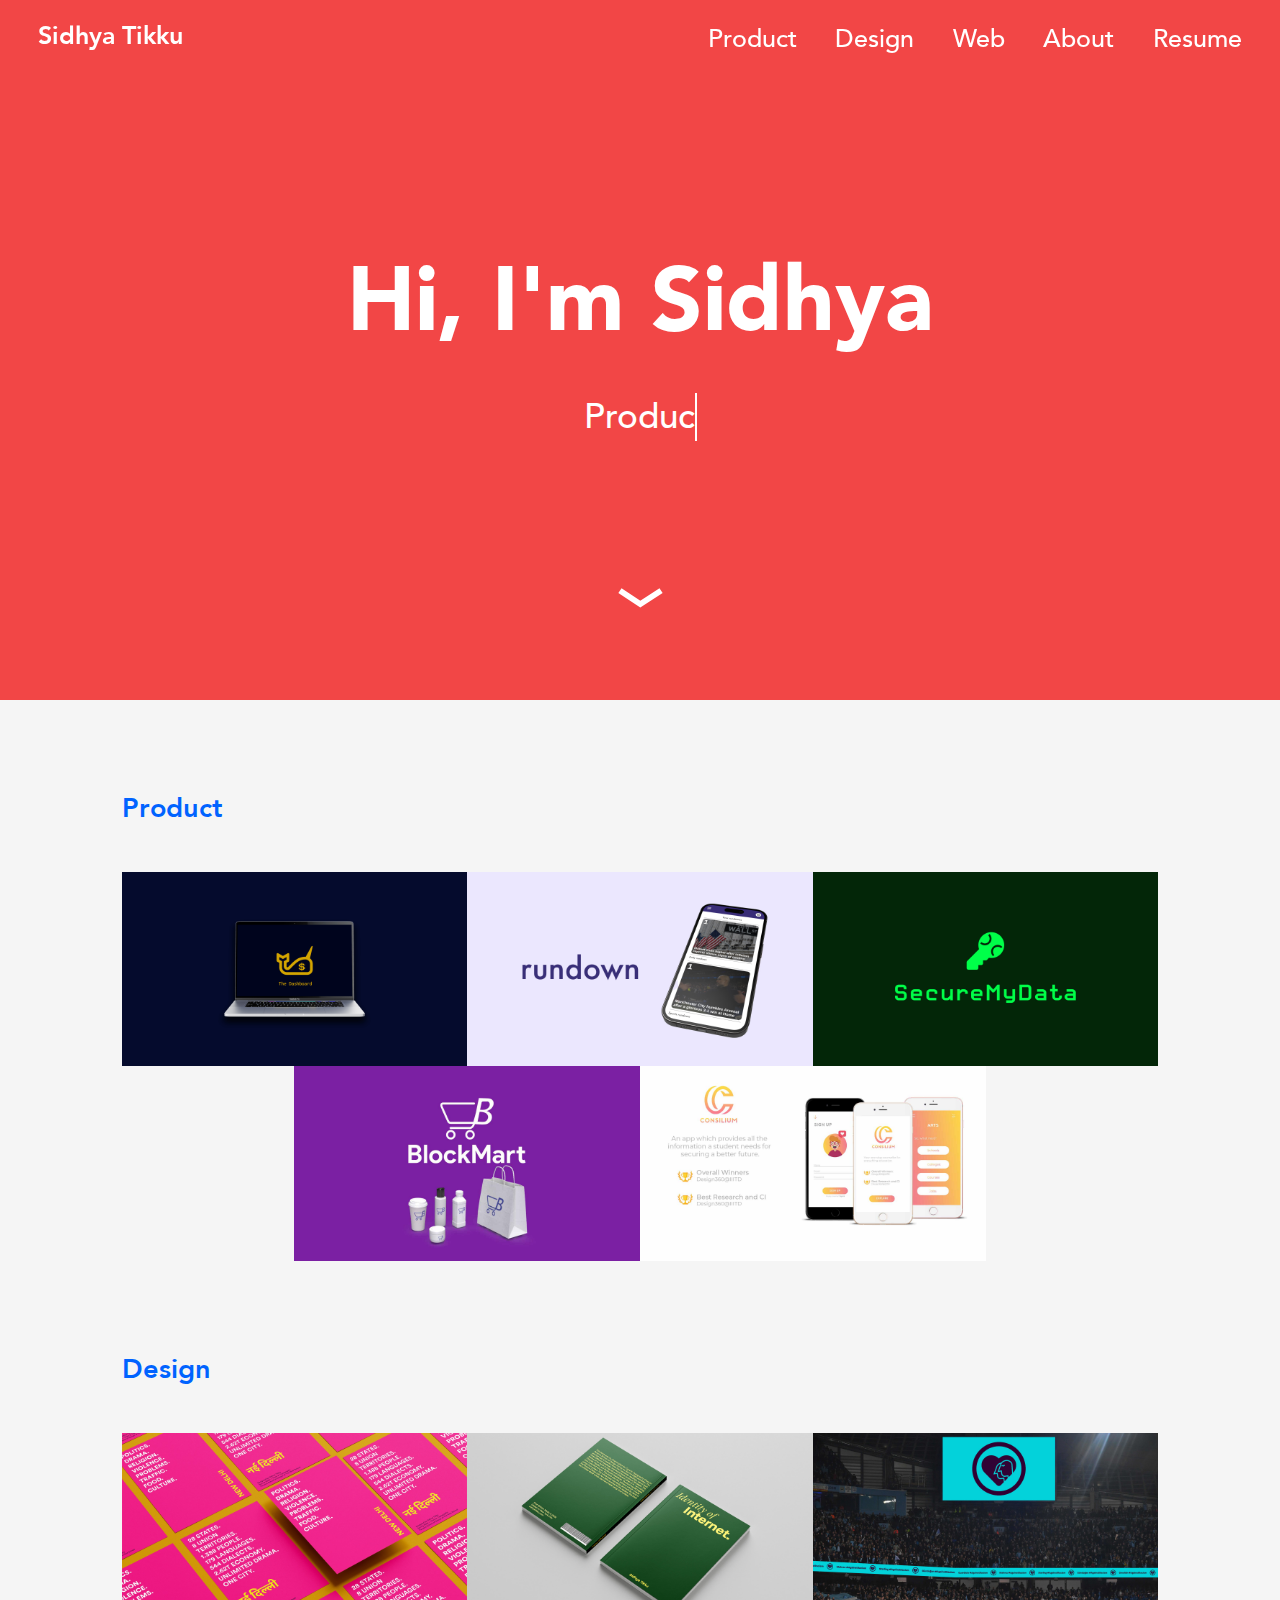
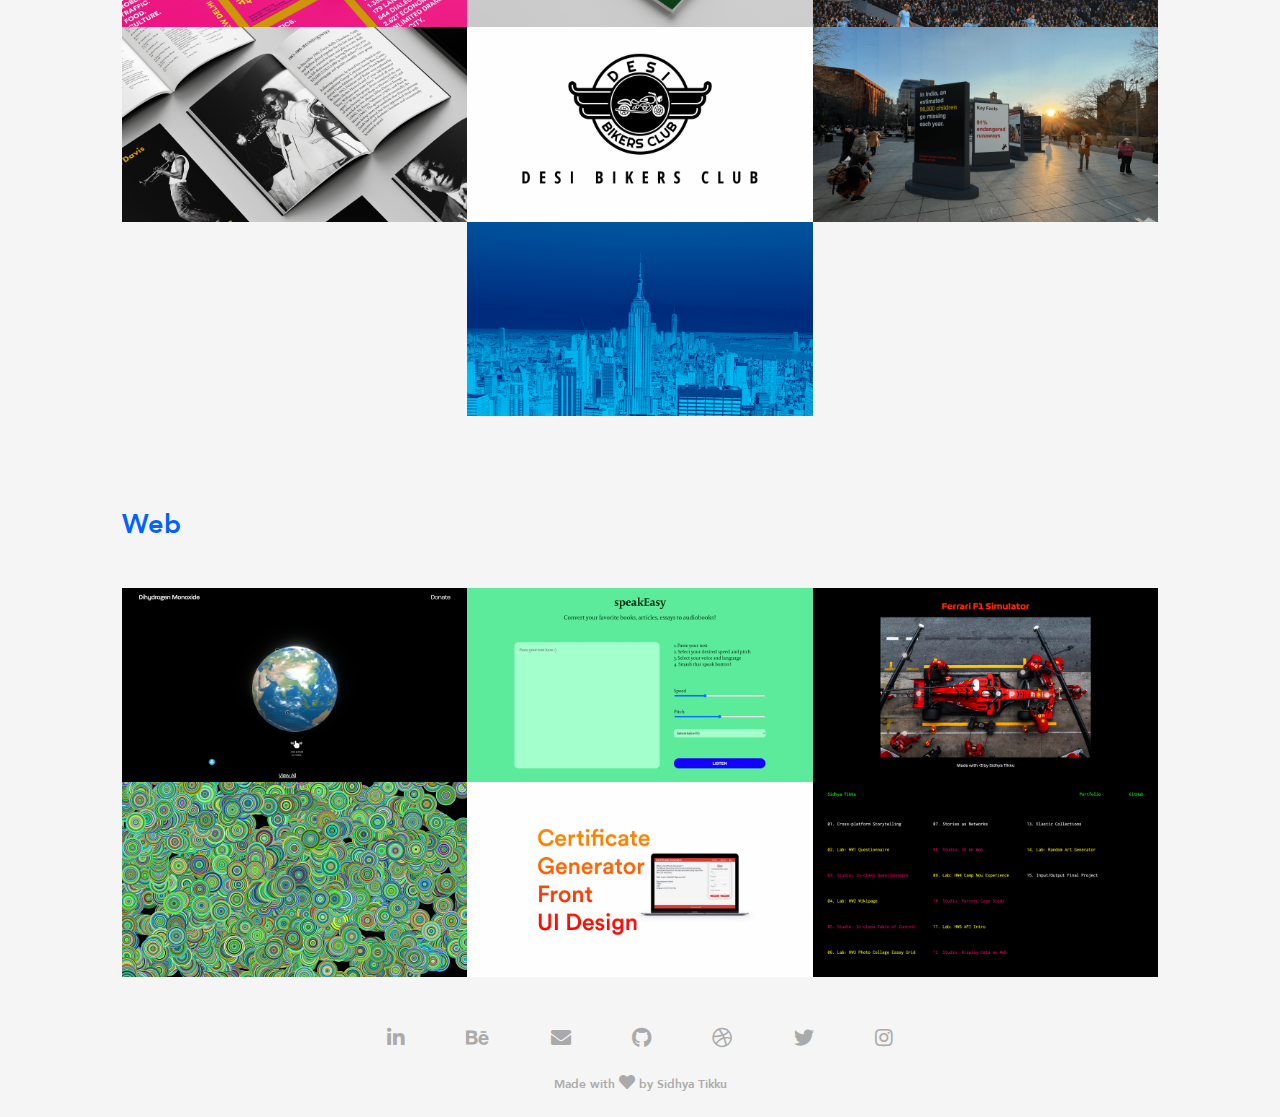
<file: index.html>
<!DOCTYPE html>
<html lang="en" dir="ltr">
  <head>
    <link rel="shortcut icon" href="img/favicon.ico">
    <link rel="stylesheet" href="css/styles.css">
    <!-- <link rel="stylesheet" href="css/all.css"> -->
    <link rel="stylesheet" href="css/brands.css">
    <link rel="stylesheet" href="css/fontawesome.css">
    <link rel="stylesheet" href="css/solid.css">
    <meta name="viewport" content="width=device-width, initial-scale=1.0">
    <script src="js/typewriter.js" charset="utf-8"></script>

    <!-- Open Graph / Facebook -->
    <meta property="fb:app_id" content="1049140398812768"/>
    <meta property="og:type" content="website">
    <meta property="og:url" content="https://sidhyatikku.com">
    <meta property="og:title" content="Sidhya Tikku - Product Manager">
    <meta property="og:description" content="Hi! My name is Sidhya Tikku and I'm a Senior at Parsons School of Design who wishes to be a successful Product Manager. I like Music, Art, Design, Football, and Food.">
    <meta property="og:image" content="https://sidhyatikku.com/img/me.jpg">

    <!-- Twitter -->
    <meta property="twitter:card" content="summary_large_image">
    <meta property="twitter:url" content="https://sidhyatikku.com">
    <meta property="twitter:title" content="Sidhya Tikku - Product Manager">
    <meta property="twitter:description" content="Hi! My name is Sidhya Tikku and I'm a Senior at Parsons School of Design who wishes to be a successful Product Manager. I like Music, Art, Design, Football, and Food.">
    <meta property="twitter:image" content="https://sidhyatikku.com/img/me.jpg">

    <!-- Primary Meta Tags -->
    <title>Sidhya Tikku - Product Manager</title>
    <meta name="title" content="Sidhya Tikku - Product Manager">
    <meta name="description" content="Hi! My name is Sidhya Tikku and I'm a Senior at Parsons School of Design who wishes to be a successful Product Manager. I like Music, Art, Design, Football, and Food.">
    <!-- <script src="https://kit.fontawesome.com/78ff595510.js" crossorigin="anonymous"></script> -->
    <script src="https://ajax.googleapis.com/ajax/libs/jquery/3.4.1/jquery.min.js"></script>
    <!-- Global site tag (gtag.js) - Google Analytics -->
    <script async src="https://www.googletagmanager.com/gtag/js?id=G-LT7JD57Q74"></script>
    <script>
      window.dataLayer = window.dataLayer || [];
      function gtag(){dataLayer.push(arguments);}
      gtag('js', new Date());

      gtag('config', 'G-LT7JD57Q74');
    </script>


<script src="js/scroll_header.js" charset="utf-8"></script>
<script src="js/scroll_mast.js" charset="utf-8"></script>
<script src="js/menuani.js" charset="utf-8"></script>


<div class="sctop" display: "none" id="scroll_to_top"></div>

  <div class="header">
    <a href="#scroll_to_top" class="nameh">Sidhya Tikku</a>

    <div id="linkh">
      <a href="resume.pdf" class="resumeh" target="_blank">Resume</a>
      <a href="connectpage.html" class="connecth">About</a>
      <!-- <a href="#arttext" class="resumeh">Art</a> -->
      <a href="#webtext" class="resumeh">Web</a>
      <a href="#destext" class="resumeh">Design</a>
      <a href="#uxtext" class="resumeh">Product</a>
    </div>

    <a href="javascript:void(0);" class="hamburger" onclick="menuani()">
      <i class="fa fa-bars" id="hamicon"></i>
    </a>
  </div>


    <meta charset="utf-8">
    <title>Sidhya Tikku</title>

  </head>
  <body>

  <div class="rectangle">
    <div class="masthead">
    <!--  <div class="name">
        Sidhya Tikku
      </div> -->
      <div class="intro">
        Hi, I'm Sidhya
      </div>
      <div class="intro2">
        Hi! My name is Sidhya Tikku and I'm a Senior at Parsons School of Design who wishes to be a successful Product Manager. I like Music, Art, Design, Football, and Food.
      </div>
        <div class="typewrite" data-period="2000" data-type='[ "Product Manager", "Front-End Developer", "Musician", "Product Designer", "Artist", "Designer", "Runner", "Human" ]'>
          <span class="wrap"></span>
        </div>
    </div>
    <a href="#uxtext">
      <img src="img/svg/arrow2.svg" class="arrow" width="45px">
    </a>
    </div>

    <div class="projects" id="proj">

      <div class="ux_text" id="uxtext">
        Product
      </div>

      <div class="proj_name">
        <a href="pages/dashboard.html">
        <img src="img/dashboard/thumbmain.jpg" alt="Project Name: The Dashboard" class="proj_image">
          <div class="proj_overlay">
            <div class="proj_overlay_text">The Dashboard</div>
          </div>
          </a>
      </div>

      <div class="proj_name">
        <a href="pages/rundown.html">
        <img src="img/rundown/thumbnail2.jpg" alt="Project Name" class="proj_image">
          <div class="proj_overlay">
            <div class="proj_overlay_text">rundown</div>
          </div>
          </a>
      </div>
      <div class="proj_name">
        <a href="pages/smd.html">
        <img src="img/smd/thumbnail2.jpg" alt="Project Name" class="proj_image">
          <div class="proj_overlay">
            <div class="proj_overlay_text">SecureMyData</div>
          </div>
          </a>
      </div>
      <div class="proj_name">
        <a href="https://drive.google.com/open?id=1Y4lQ7sZiZbvYPaBHMUzo35W97RVxmLra" target="_blank">
        <img src="img/blockmart.jpg" alt="BlockMart" class="proj_image">
          <div class="proj_overlay">
            <div class="proj_overlay_text">BlockMart</div>
          </div>
          </a>
      </div>
        <div class="proj_name">
          <a href="https://drive.google.com/open?id=1V5WiIxl7H2dsDkKBr4zY_6X0mOygJzsW" target="_blank">
          <img src="img/consilium.jpg" alt="Consilium" class="proj_image">
            <div class="proj_overlay">
              <div class="proj_overlay_text">Consilium</div>
            </div>
            </a>
        </div>

      <div class="design_text" id="destext">
        Design
      </div>

      <div class="proj_name">
        <a href="pages/delhi.html">
        <img src="img/delhi/png6.jpeg" alt="New Delhi Instant Paper" class="proj_image">
          <div class="proj_overlay">
            <div class="proj_overlay_text">New Delhi Instant Paper</div>
          </div>
          </a>
      </div>

      <div class="proj_name">
        <a href="pages/reader.html">
        <img src="img/reader/readermain.jpg" alt="Identity of Internet Book" class="proj_image">
          <div class="proj_overlay">
            <div class="proj_overlay_text">Identity of Internet</div>
          </div>
          </a>
      </div>

      <div class="proj_name">
        <a href="pages/fifaposter.html">
        <img src="img/fifaposter/fifapostermain.jpg" alt="FIFA Against Racism Posters" class="proj_image">
          <div class="proj_overlay">
            <div class="proj_overlay_text">FIFA #AgainstRacism Campaign</div>
          </div>
          </a>
      </div>

      <div class="proj_name">
        <a href="pages/davis.html">
        <img src="img/davis/davismain.jpg" alt="Miles Davis Book" class="proj_image">
          <div class="proj_overlay">
            <div class="proj_overlay_text">Miles Davis WikiBook</div>
          </div>
          </a>
      </div>

        <div class="proj_name">
          <a href="https://www.behance.net/gallery/70738757/Desi-Bikers-Club-Logo-and-Branding" target="_blank">
          <img src="img/desibikers.jpg" alt="desibikers" class="proj_image">
            <div class="proj_overlay">
              <div class="proj_overlay_text">Desi Bikers Club</div>
            </div>
            </a>
        </div>

        <div class="proj_name">
          <a href="https://www.behance.net/gallery/127709317/Lost-and-Untitled" target="_blank">
          <img src="img/lostanduntitled.jpg" alt="Lost and Untitled" class="proj_image">
            <div class="proj_overlay">
              <div class="proj_overlay_text">Lost and Untitled</div>
            </div>
            </a>
        </div>


        <div class="proj_name">
          <a href="https://www.behance.net/gallery/127708665/Architecture-Today-Magazine" target="_blank">
          <img src="img/archtoday.jpg" alt="cArchitecture Today Magazine" class="proj_image">
            <div class="proj_overlay">
              <div class="proj_overlay_text">Architecture Today Magazine</div>
            </div>
            </a>
        </div>

        <div class="web_text" id="webtext">
          Web
        </div>

        <div class="proj_name">
          <a href="pages/dihydrogenm.html">
          <img src="img/dihydrogen.jpg" alt="dihydrogen monoxide" class="proj_image">
            <div class="proj_overlay">
              <div class="proj_overlay_text">Dihydrogen Monoxide</div>
            </div>
            </a>
        </div>

        <div class="proj_name">
          <a href="pages/speakeasy.html">
          <img src="img/speakeasy.jpg" alt="speakeasy" class="proj_image">
            <div class="proj_overlay">
              <div class="proj_overlay_text">speakEasy TTS Generator</div>
            </div>
            </a>
        </div>

        <div class="proj_name">
          <a href="pages/ferrari.html">
          <img src="img/f1sebpitimg.jpg" alt="F1 Scuderia Ferrari Digital Experience" class="proj_image">
            <div class="proj_overlay">
              <div class="proj_overlay_text">F1 Scuderia Ferrari Digital Experience</div>
            </div>
            </a>
        </div>

        <div class="proj_name">
          <a href="pages/p5paint.html">
          <img src="img/p5paint.jpg" alt="p5js paint" class="proj_image">
            <div class="proj_overlay">
              <div class="proj_overlay_text">p5.js Painting</div>
            </div>
            </a>
        </div>

        <div class="proj_name">
          <a href="https://drive.google.com/open?id=1RRIPDR63HhGmYgJdxqhS1ne6Yy1ggeiW" target="_blank">
          <img src="img/cert-gen.jpg" alt="cert-gen" class="proj_image">
            <div class="proj_overlay">
              <div class="proj_overlay_text">Certificate Generator</div>
            </div>
            </a>
        </div>

        <div class="proj_name">
          <a href="https://parsons.sidhyatikku.com/" target="_blank">
          <img src="img/parsonsdashboard.jpg" alt="parsons dashboard" class="proj_image">
            <div class="proj_overlay">
              <div class="proj_overlay_text">Parsons Dashboard Class Projects</div>
            </div>
            </a>
        </div>


      <!-- <div class="art_text" id="arttext">
          Art
      </div> -->

    </div>
    <div class="footer">
      <script src="js/footer_scroll.js" charset="utf-8"></script>
      <div class="social">
        <a href="https://linkedin.com/in/sidhyatikku" target="_blank" class="linkedin">
          <i class="fab fa-linkedin-in"></i> </span>
        </a>

        <a href="https://behance.net/sidhyatikku" target="_blank" class="behance">
          <i class="fab fa-behance"></i>
        </a>

        <a href="mailto:mail@sidhyatikku.com" target="_blank">
            <i class="fas fa-envelope"></i>
        </a>

        <a href="https://github.com/sidhyatikku" target="_blank">
          <i class="fab fa-github"></i>
        </a>

        <a href="https://dribbble.com/sidhyatikku" target="_blank" class="dribbble">
          <i class="fab fa-dribbble"></i>
        </a>

        <a href="https://twitter.com/sidhyatikku" target="_blank" class="twitter">
            <i class="fab fa-twitter"></i>
        </a>

        <a href="https://instagram.com/sidhya.design" target="_blank">
          <i class="fab fa-instagram" style="margin-right:0;"></i>
        </a>
      </div>
      <div class="end_text">
        Made with <i class="fas fa-heart" id="heartrex"></i> by Sidhya Tikku
      </div>
    </div>
  </body>
</html>
</file>
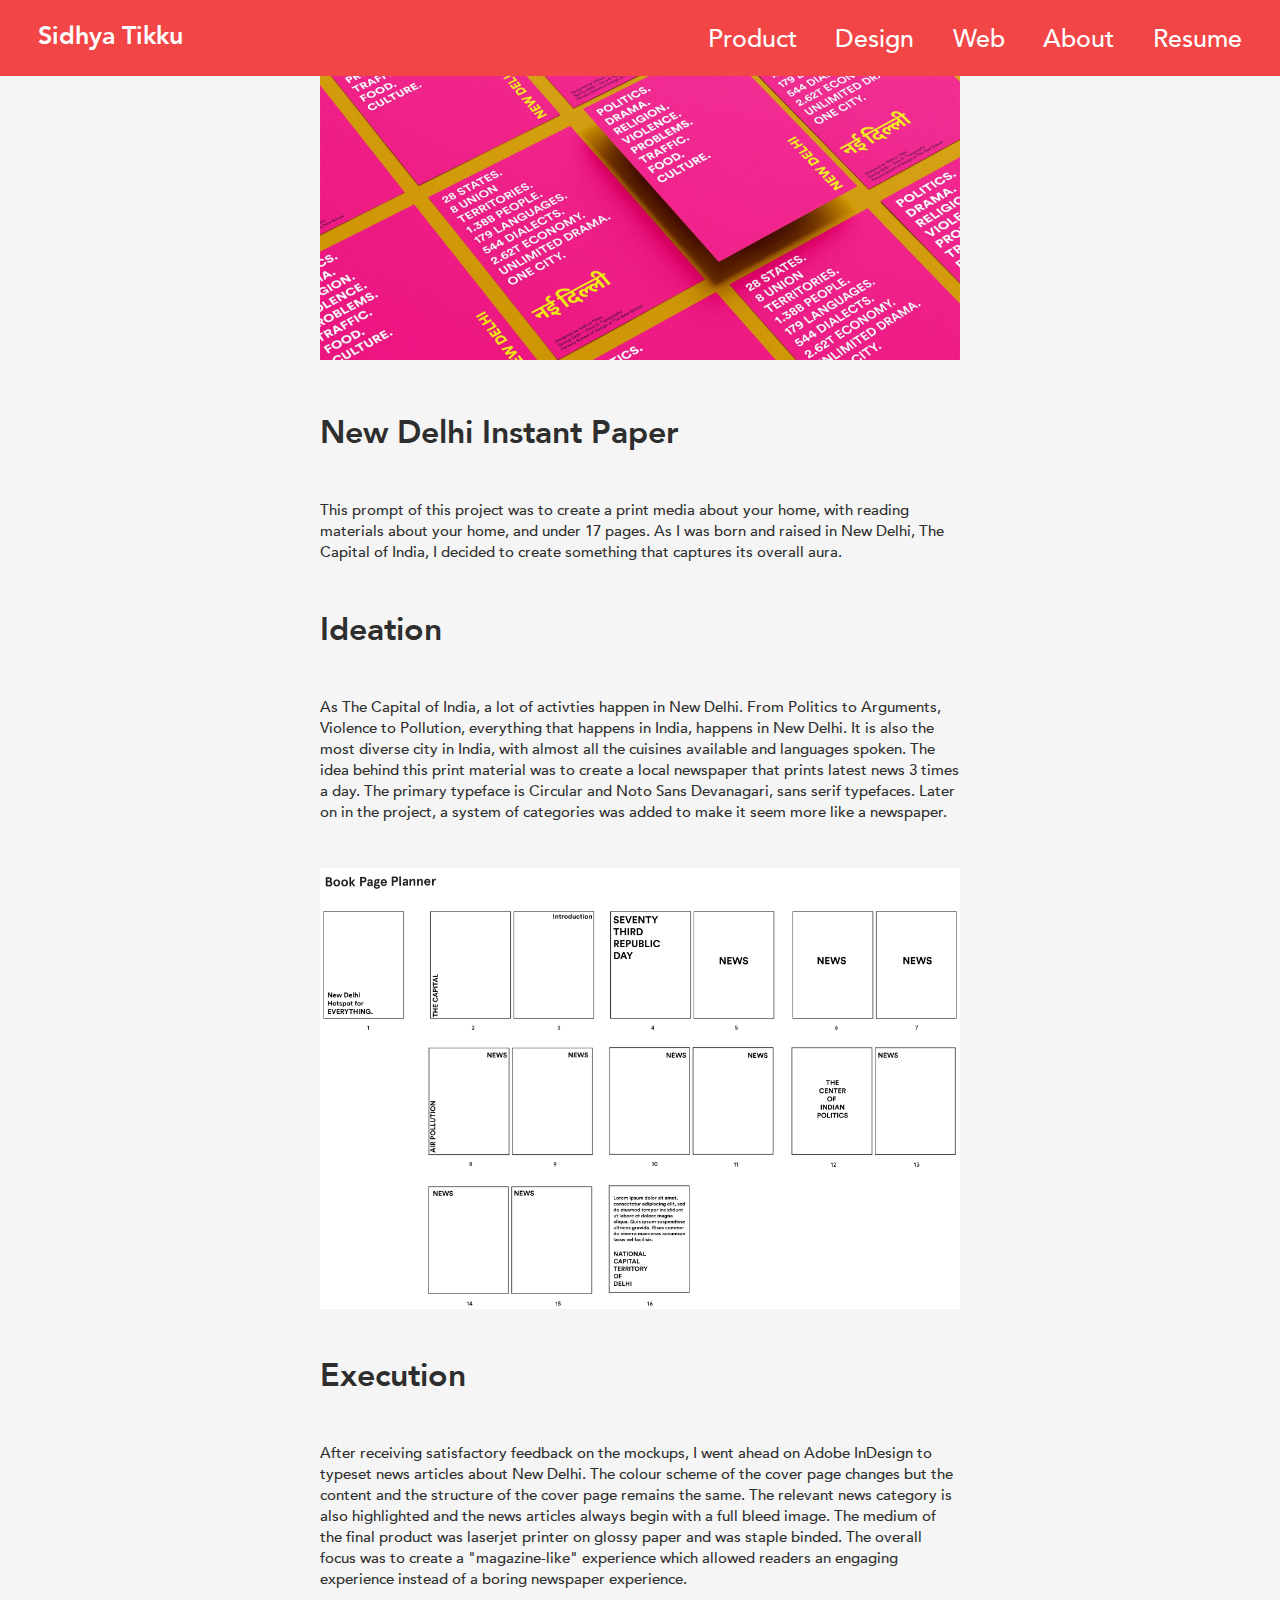
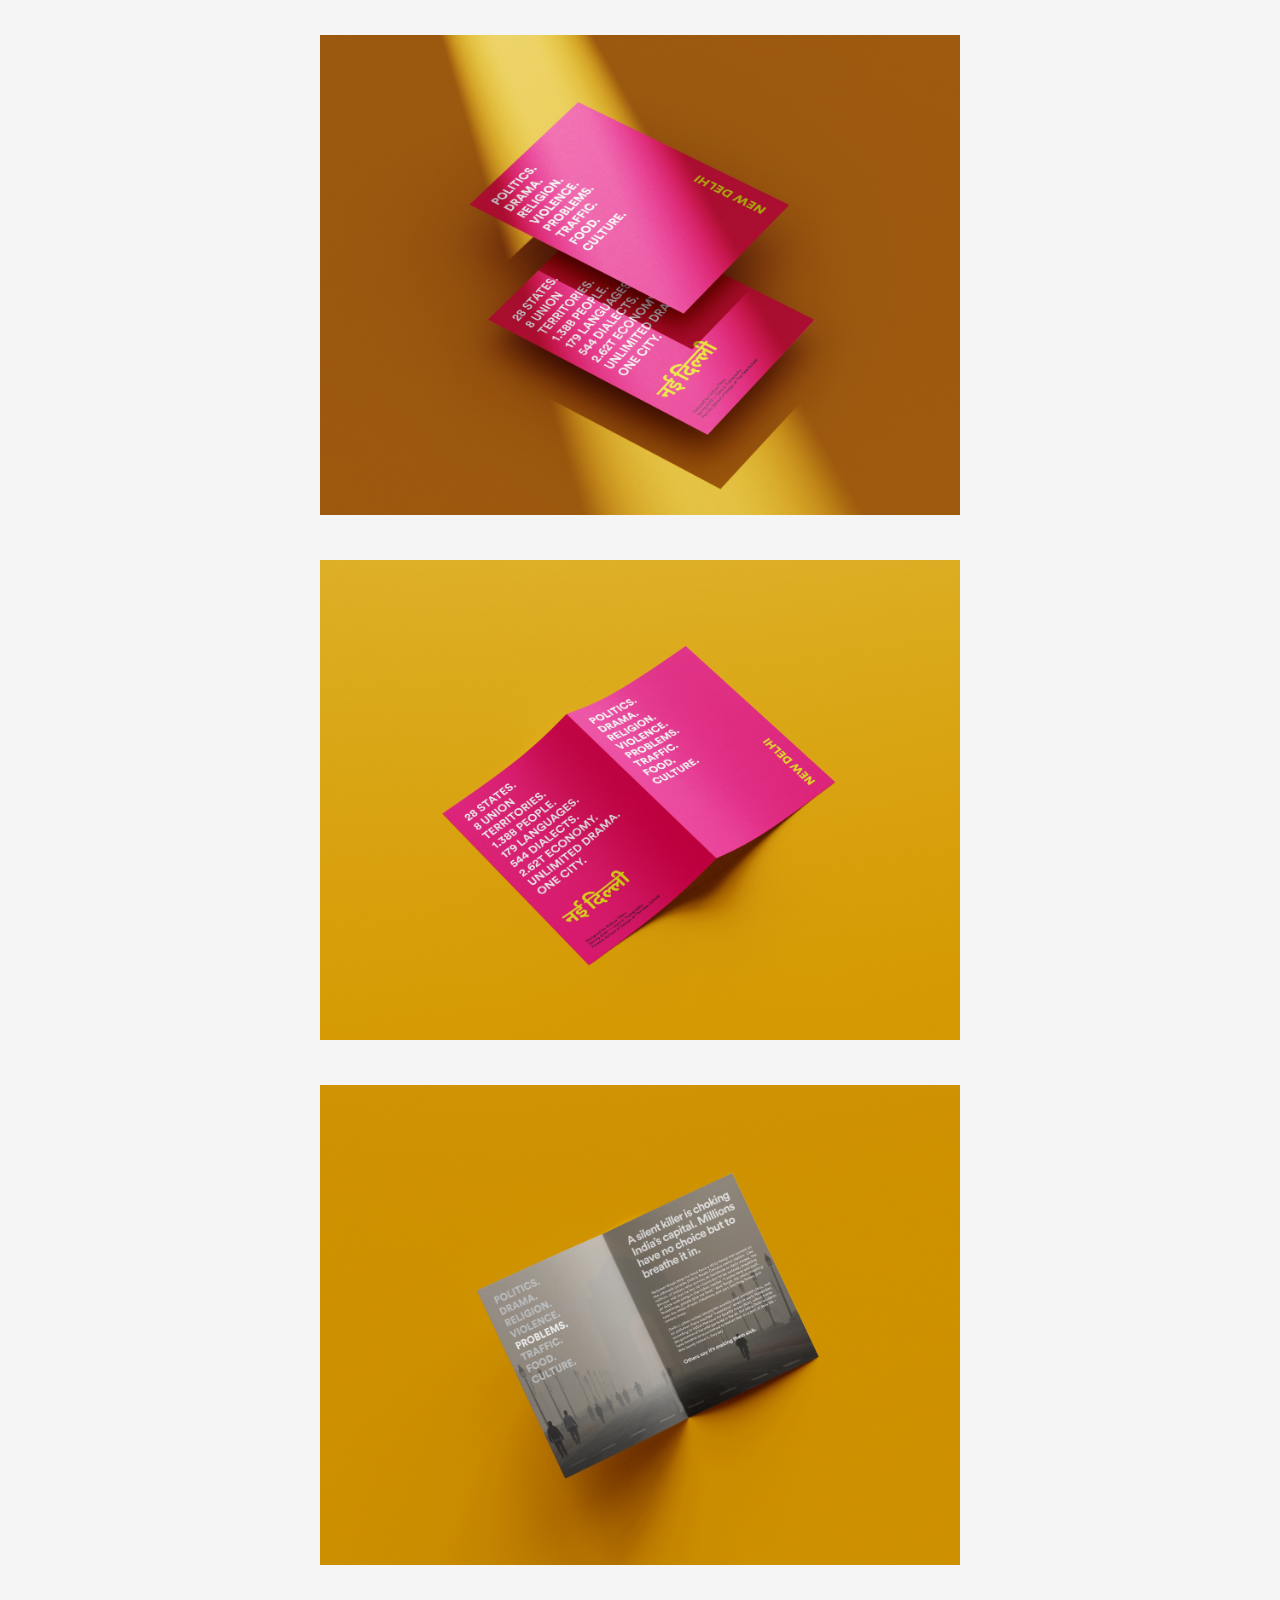
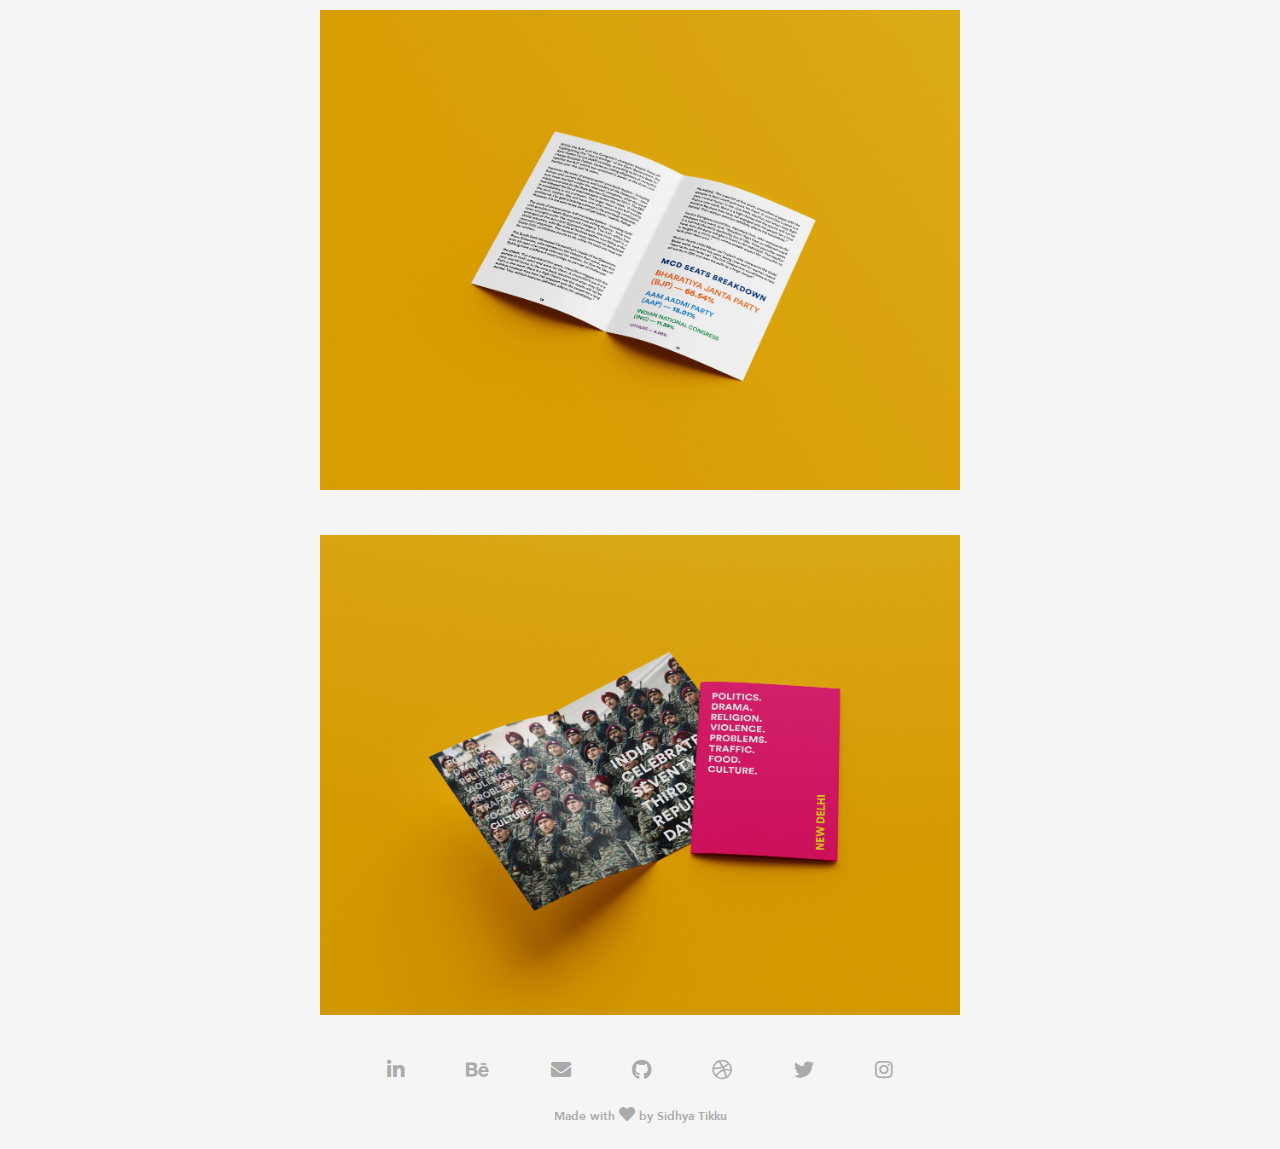
<file: pages/delhi.html>
<!DOCTYPE html>
<html lang="en" dir="ltr">
  <head>
    <link rel="shortcut icon" href="../img/favicon.ico">
    <link rel="stylesheet" href="../css/delhi.css">
    <!-- <link rel="stylesheet" href="css/all.css"> -->
    <link rel="stylesheet" href="../css/brands.css">
    <link rel="stylesheet" href="../css/fontawesome.css">
    <link rel="stylesheet" href="../css/solid.css">
    <meta name="viewport" content="width=device-width, initial-scale=1.0">


    <!-- Open Graph / Facebook -->
    <meta property="fb:app_id" content="1049140398812768"/>
    <meta property="og:type" content="website">
    <meta property="og:url" content="http://sidhyatikku.com">
    <meta property="og:title" content="Sidhya Tikku — New Delhi Instant Paper">
    <meta property="og:description" content="Hi! My name is Sidhya Tikku and I'm a Senior at Parsons School of Design who wishes to be a successful Product Manager. I like Music, Art, Design, Football, and Food.">
    <meta property="og:image" content="https://sidhyatikku.com/img/delhi/png6.jpeg">

    <!-- Twitter -->
    <meta property="twitter:card" content="summary_large_image">
    <meta property="twitter:url" content="https://sidhyatikku.com">
    <meta property="twitter:title" content="Sidhya Tikku — New Delhi Instant Paper">
    <meta property="twitter:description" content="Hi! My name is Sidhya Tikku and I'm a Senior at Parsons School of Design who wishes to be a successful Product Manager. I like Music, Art, Design, Football, and Food.">
    <meta property="twitter:image" content="https://sidhyatikku.com/img/delhi/png6.jpeg">

    <!-- Primary Meta Tags -->
    <title>Sidhya Tikku — New Delhi Instant Paper</title>
    <meta name="title" content="Sidhya Tikku — New Delhi Instant Paper">
    <meta name="description" content="Hi! My name is Sidhya Tikku and I'm a Senior at Parsons School of Design who wishes to be a successful Product Manager. I like Music, Art, Design, Football, and Food.">
    <!-- <script src="https://kit.fontawesome.com/78ff595510.js" crossorigin="anonymous"></script> -->
    <script src="https://ajax.googleapis.com/ajax/libs/jquery/3.4.1/jquery.min.js"></script>
    <script async src="https://www.googletagmanager.com/gtag/js?id=G-LT7JD57Q74"></script>
    <script>
      window.dataLayer = window.dataLayer || [];
      function gtag(){dataLayer.push(arguments);}
      gtag('js', new Date());

      gtag('config', 'G-LT7JD57Q74');
    </script>


<script src="../js/scroll_header.js" charset="utf-8"></script>
<script src="../js/scroll_mast.js" charset="utf-8"></script>
<script src="../js/menuani.js" charset="utf-8"></script>


<div class="sctop" display: "none" id="scroll_to_top"></div>

  <div class="header">
    <a href="../" class="nameh" id="namecolor">Sidhya Tikku</a>

    <div id="linkh">
      <a href="../resume.pdf" class="resumeh" target="_blank">Resume</a>
      <a href="../connectpage.html" class="connecth">About</a>
      <!-- <a href="../#arttext" class="resumeh">Art</a> -->
      <a href="../#webtext" class="resumeh">Web</a>
      <a href="../#destext" class="resumeh">Design</a>
      <a href="../#uxtext" class="resumeh">Product</a>
    </div>

    <a href="javascript:void(0);" class="hamburger" onclick="menuani()">
      <i class="fa fa-bars" id="hamicon"></i>
    </a>
  </div>


    <meta charset="utf-8">
    <title>Sidhya Tikku</title>

  </head>

  <body>

    <img src="../img/delhi/png6.jpeg" alt="Miles Davis Book Cover" class="thumbnail">
    <div class="proj_content">

      <div class="proj_title">New Delhi Instant Paper</div>
      <div class="proj_intro">This prompt of this project was to create a print media about your home, with reading materials about your home, and under 17 pages. As I was born and raised in New Delhi, The Capital of India, I decided to create something that captures its overall aura.
      </div>

      <div class="proj_execution">Ideation</div>
      <div class="proj_execution_desc">As The Capital of India, a lot of activties happen in New Delhi. From Politics to Arguments, Violence to Pollution, everything that happens in India, happens in New Delhi. It is also the most diverse city in India, with almost all the cuisines available and languages spoken. The idea behind this print material was to create a local newspaper that prints latest news 3 times a day. The primary typeface is Circular and Noto Sans Devanagari, sans serif typefaces. Later on in the project, a system of categories was added to make it seem more like a newspaper.</div>

      <img src="../img/delhi/system.jpg" alt="system image" class="proj_screenshot">

      <div class="proj_execution">Execution</div>
      <div class="proj_execution_desc">After receiving satisfactory feedback on the mockups, I went ahead on Adobe InDesign to typeset news articles about New Delhi. The colour scheme of the cover page changes but the content and the structure of the cover page remains the same. The relevant news category is also highlighted and the news articles always begin with a full bleed image. The medium of the final product was laserjet printer on glossy paper and was staple binded. The overall focus was to create a "magazine-like" experience which allowed readers an engaging experience instead of a boring newspaper experience.</div>

      <img src="../img/delhi/png1.jpeg" alt="system image" class="proj_screenshot">
      <img src="../img/delhi/png2.jpeg" alt="system image" class="proj_screenshot">
      <img src="../img/delhi/png4.jpeg" alt="system image" class="proj_screenshot">
      <img src="../img/delhi/png5.jpeg" alt="system image" class="proj_screenshot">
      <img src="../img/delhi/png3.jpeg" alt="system image" class="proj_screenshot">

    </div>

    <div class="footer">
      <script src="../js/footer_scroll.js" charset="utf-8"></script>
      <div class="social">
        <a href="https://linkedin.com/in/sidhyatikku" target="_blank" class="linkedin">
          <i class="fab fa-linkedin-in"></i> </span>
        </a>

        <a href="https://behance.net/sidhyatikku" target="_blank" class="behance">
          <i class="fab fa-behance"></i>
        </a>

        <a href="mailto:mail@sidhyatikku.com" target="_blank">
            <i class="fas fa-envelope"></i>
        </a>

        <a href="https://github.com/sidhyatikku" target="_blank">
          <i class="fab fa-github"></i>
        </a>

        <a href="https://dribbble.com/sidhyatikku" target="_blank" class="dribbble">
          <i class="fab fa-dribbble"></i>
        </a>

        <a href="https://twitter.com/sidhyatikku" target="_blank" class="twitter">
            <i class="fab fa-twitter"></i>
        </a>

        <a href="https://instagram.com/sidhya.design" target="_blank">
          <i class="fab fa-instagram" style="margin-right:0;"></i>
        </a>
      </div>
      <div class="end_text">
        Made with <i class="fas fa-heart" id="heartrex"></i> by Sidhya Tikku
      </div>
    </div>


  </body>
</html>
</file>
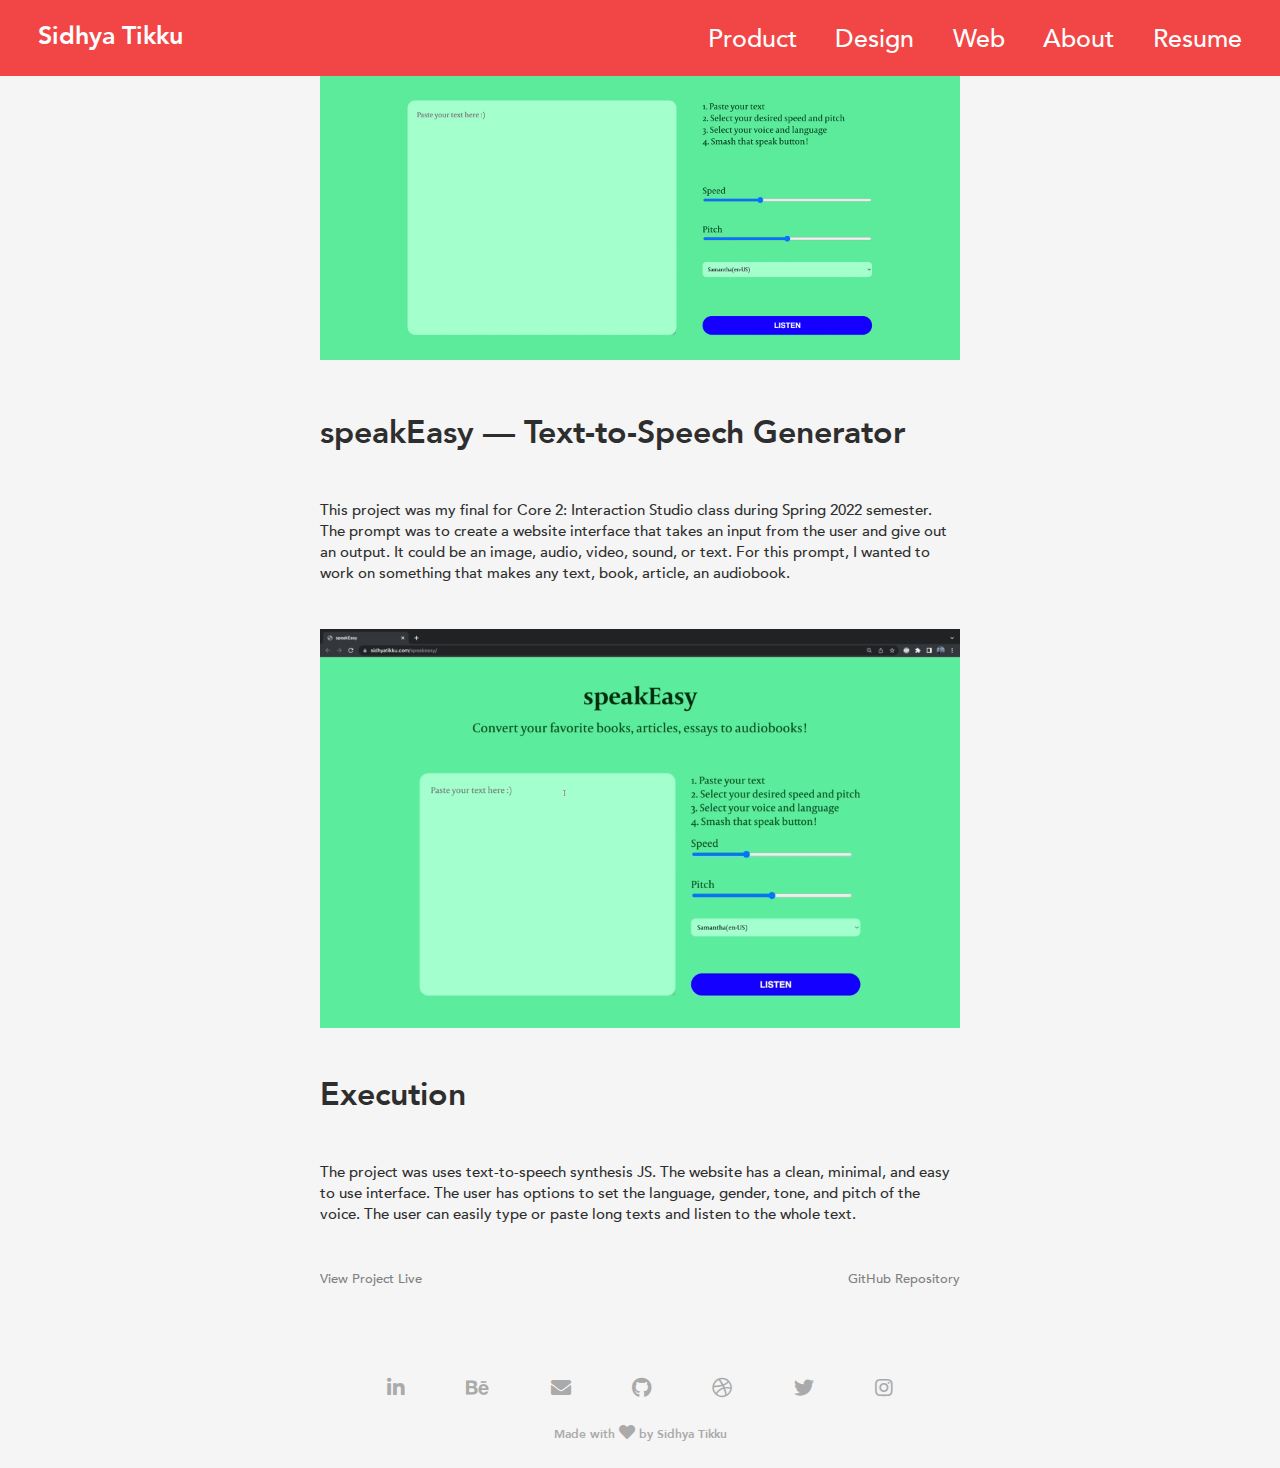
<file: pages/speakeasy.html>
<!DOCTYPE html>
<html lang="en" dir="ltr">
  <head>
    <link rel="shortcut icon" href="../img/favicon.ico">
    <link rel="stylesheet" href="../css/project1.css">
    <!-- <link rel="stylesheet" href="css/all.css"> -->
    <link rel="stylesheet" href="../css/brands.css">
    <link rel="stylesheet" href="../css/fontawesome.css">
    <link rel="stylesheet" href="../css/solid.css">
    <meta name="viewport" content="width=device-width, initial-scale=1.0">


    <!-- Open Graph / Facebook -->
    <meta property="fb:app_id" content="1049140398812768"/>
    <meta property="og:type" content="website">
    <meta property="og:url" content="http://sidhyatikku.com">
    <meta property="og:title" content="Sidhya Tikku — speakEasy">
    <meta property="og:description" content="Hi! My name is Sidhya Tikku and I'm a Senior at Parsons School of Design who wishes to be a successful Product Manager. I like Music, Art, Design, Football, and Food.">
    <meta property="og:image" content="https://sidhyatikku.com/img/speakeasy.jpg">

    <!-- Twitter -->
    <meta property="twitter:card" content="summary_large_image">
    <meta property="twitter:url" content="https://sidhyatikku.com">
    <meta property="twitter:title" content="Sidhya Tikku — speakEasy">
    <meta property="twitter:description" content="Hi! My name is Sidhya Tikku and I'm a Senior at Parsons School of Design who wishes to be a successful Product Manager. I like Music, Art, Design, Football, and Food.">
    <meta property="twitter:image" content="https://sidhyatikku.com/img/speakeasy.jpg">

    <!-- Primary Meta Tags -->
    <title>Sidhya Tikku — speakEasy</title>
    <meta name="title" content="Sidhya Tikku — speakEasy">
    <meta name="description" content="Hi! My name is Sidhya Tikku and I'm a Senior at Parsons School of Design who wishes to be a successful Product Manager. I like Music, Art, Design, Football, and Food.">
    <!-- <script src="https://kit.fontawesome.com/78ff595510.js" crossorigin="anonymous"></script> -->
    <script src="https://ajax.googleapis.com/ajax/libs/jquery/3.4.1/jquery.min.js"></script>
    <script async src="https://www.googletagmanager.com/gtag/js?id=G-LT7JD57Q74"></script>
    <script>
      window.dataLayer = window.dataLayer || [];
      function gtag(){dataLayer.push(arguments);}
      gtag('js', new Date());

      gtag('config', 'G-LT7JD57Q74');
    </script>


<script src="../js/scroll_header.js" charset="utf-8"></script>
<script src="../js/scroll_mast.js" charset="utf-8"></script>
<script src="../js/menuani.js" charset="utf-8"></script>


<div class="sctop" display: "none" id="scroll_to_top"></div>

  <div class="header">
    <a href="../" class="nameh" id="namecolor">Sidhya Tikku</a>

    <div id="linkh">
      <a href="../resume.pdf" class="resumeh" target="_blank">Resume</a>
      <a href="../connectpage.html" class="connecth">About</a>
      <!-- <a href="../#arttext" class="resumeh">Art</a> -->
      <a href="../#webtext" class="resumeh">Web</a>
      <a href="../#destext" class="resumeh">Design</a>
      <a href="../#uxtext" class="resumeh">Product</a>
    </div>

    <a href="javascript:void(0);" class="hamburger" onclick="menuani()">
      <i class="fa fa-bars" id="hamicon"></i>
    </a>
  </div>


    <meta charset="utf-8">
    <title>Sidhya Tikku</title>

  </head>

  <body>

    <img src="../img/speakeasy.jpg" alt="speakEasy" class="thumbnail">
    <div class="proj_content">

      <div class="proj_title">speakEasy — Text-to-Speech Generator</div>
      <div class="proj_intro">This project was my final for Core 2: Interaction Studio class during Spring 2022 semester. The prompt was to create a website interface that takes an input from the user and give out an output. It could be an image, audio, video, sound, or text. For this prompt, I wanted to work on something that makes any text, book, article, an audiobook.</div>
      <!-- <div class="proj_ideation">Ideation</div> -->

      <img src="../img/speakeasy.gif" alt="p5 painting" class="f1gif">
      <div class="proj_execution">Execution</div>
      <div class="proj_execution_desc">The project was uses text-to-speech synthesis JS. The website has a clean, minimal, and easy to use interface. The user has options to set the language, gender, tone, and pitch of the voice. The user can easily type or paste long texts and listen to the whole text.</div>
      <!-- <img src="../img/sebsss.png" alt="screenshot" class="proj_screenshot"> -->


    </div>
    <div class="proj_view_live">
      <a href="https://sidhyatikku.com/speakeasy/" target="_blank" class="view_live"> View Project Live</a>
      <a href="https://github.com/sidhyatikku/speakeasy" target="_blank" class="view_code">GitHub Repository</a>
    </div>

    <div class="footer">
      <script src="../js/footer_scroll.js" charset="utf-8"></script>
      <div class="social">
        <a href="https://linkedin.com/in/sidhyatikku" target="_blank" class="linkedin">
          <i class="fab fa-linkedin-in"></i> </span>
        </a>

        <a href="https://behance.net/sidhyatikku" target="_blank" class="behance">
          <i class="fab fa-behance"></i>
        </a>

        <a href="mailto:mail@sidhyatikku.com" target="_blank">
            <i class="fas fa-envelope"></i>
        </a>

        <a href="https://github.com/sidhyatikku" target="_blank">
          <i class="fab fa-github"></i>
        </a>

        <a href="https://dribbble.com/sidhyatikku" target="_blank" class="dribbble">
          <i class="fab fa-dribbble"></i>
        </a>

        <a href="https://twitter.com/sidhyatikku" target="_blank" class="twitter">
            <i class="fab fa-twitter"></i>
        </a>

        <a href="https://instagram.com/sidhya.design" target="_blank">
          <i class="fab fa-instagram" style="margin-right:0;"></i>
        </a>
      </div>
      <div class="end_text">
        Made with <i class="fas fa-heart" id="heartrex"></i> by Sidhya Tikku
      </div>
    </div>


  </body>
</html>
</file>
<file: css/styles.css>
@import url("../fonts/avenir/avenir.css");
@import url('https://fonts.googleapis.com/css2?family=Montserrat:ital,wght@0,300;0,400;0,500;0,600;0,700;0,800;0,900;1,300;1,400;1,500;1,600;1,700;1,800;1,900&display=swap');

html{
  scroll-behavior: smooth;
}
i.fas, i.fab {
  color: #AAAAAA;
  font-size: 25px;
  margin-right: 5%;
  transition: 0.2s ease;
}
i.fas:hover, i.fab:hover {
  color: #F24646;
}

body {
  background-color: #f5f5f5;
  font-family: 'Avenir','Avenir0','Montserrat', Helvetica, sans-serif;
  font-weight: 500;
  margin: 0;
}
.header {
  color: #FFFFFF;
  background-color: transparent;
  position: fixed;
  padding-top: 1.5%;
  padding-bottom: 1.5%;
  width: 100%;
  z-index: 1;
  transition: 0.1s ease-in;
}
.header a.hamburger {
  display: none;
}
.header a.nameh {
  background-color: none;
  text-decoration: none;
  color: inherit;
  float: left;
  padding-left: 3%;
  font-weight: 700;
  font-size: 25px;
}
.header a.connecth, a.resumeh {
  text-decoration:none;
  color:inherit;
  float:right;
  padding-right:3%;
  font-weight: 500;
  font-size: 25px;
  padding-top: 0.25%;
}
.header.active {
    background: #ffffff;
    padding-top: 1%;
    padding-bottom: 1%;
    color: #F24646;
    -webkit-box-shadow: 0 1px 5px rgba(0, 0, 0, 0.50);
    -moz-box-shadow: 0 1px 5px rgba(0, 0, 0, 0.50);
    box-shadow: 0 1px 5px rgba(0, 0, 0, 0.50);
}
.rectangle {
  background-color: #F24646;
  height: 700px;
}
.masthead {
  opacity: 1;
  max-width: 600px;
  margin: 0;
  display: block;
  margin-left: auto;
  margin-right: auto;
  transition: 0.5s ease;
}
.masthead.active {
  opacity: 0.6;
}
.mid_linehead {
  opacity: 0;
}
.name {
  text-align: center;
  padding: 1%;
  font-weight: 600;
  font-size: 36px;
  color: #ffffff;
}
.intro {
  padding-top: 40%;
  text-align: center;
  font-size: 90px;
  font-weight: 900;
  color: #ffffff;
}
.intro2 {
  display: none;
}
.typewrite {
  padding: 5%;
  text-align: center;
  font-weight: 500;
  font-size: 35px;
  color: #ffffff;
}
.arrow {
  margin-top: 13vh;
  margin-bottom: 0.5%;
  display: block;
  margin-left: auto;
  margin-right: auto;
}
.projects {
  font-size: 0;
  text-align: center;
  display: inline-block;
  margin-top: 0;
  margin: 5%;
  margin-top: 0;
  margin-bottom: 1%;
}

.design_text, .ux_text, .web_text, .art_text {
  color: #0063ff;
  font-size: 27px;
  text-align: initial;
  margin-left: 5%;
  padding-top: 10vh;
  margin-bottom: 5vh;
  font-weight: 600;
}

.proj_name {
  display: inline-block;
  position: relative;
  width: 30%;
}
.proj_image {
  display: block;
  width: 100%;
  height: auto;
}
.proj_overlay {
  position: absolute;
  top: 0;
  bottom: 0;
  left: 0;
  right: 0;
  opacity: 0;
  transition: .5s ease;
  background-color:rgba(0,0,0,0.65);
}
.proj_name:hover .proj_overlay {
  opacity: 1;
  cursor: pointer;
}
.proj_overlay_text {
  color: white;
  font-size: 25px;
  font-weight: 600;
  position: absolute;
  top: 50%;
  left: 50%;
  -webkit-transform: translate(-50%, -50%);
  -ms-transform: translate(-50%, -50%);
  transform: translate(-50%, -50%);
  text-align: center;
}

.footer {
  font-size: 0;
  text-align: center;
}
.end_text {
  font-size: 15px;
  text-align: center;
  font-weight: 600;
  margin-bottom: 2%;
  color: #aaaaaa;
}

#heartrex {
  margin-right: 0;
  font-size:16px;
  animation: colorchange 10s infinite;
}
@keyframes colorchange {
      0%   {color: red;}
      25%  {color: orange;}
      50%  {color: green;}
      75%  {color: blue;}
      100% {color: red;}
}

.social {
  margin: 2%;
  margin-top: 3%;
  text-align: center;
}


@media only screen and (max-height: 700px) and (orientation: portrait) {

  i.fas,
  i.fab {
    color: white;
    font-size: 19px;
    margin-right: 7%;
  }

  i.fas.active,
  i.fab.active {
    color: #F24646;
    font-size: 19px;
    margin-right: 7%;
  }
  i.fas.fa-bars{
    color: #F24646;
    font-size: 25px;
  }
  i.fas.fa-bars.active{
    color: #F24646;
    font-size: 25px;
  }

  .header {
    color: white;
    font-size: 30px;
    padding-top: 2%;
    padding-bottom: 2%;
    overflow: hidden;
    background-color: #F24646;
    position: fixed;
  }

  #linkh {
  padding-top: 2%;
  display: none;
  }


  .header a {
  color: white;
  margin-top: 1vh;
  margin-bottom: 1vh;
  text-decoration: none;
  font-size: 17px;
  display: block;
  }

  .header a.hamburger {
  display: block;
  color: white;
  position: absolute;
  right: 3%;
  top: 2vw;
  }

  .header a.hamburger.active {
  color: #F24646;
  }


  .nameh {
  background-color: none;
  color: white;
  padding-left: 0;
  float: none;
  }

  .header a.nameh {
  float:none;
  padding-left:3%;
  font-weight: 600;
  font-size: 20px;
  }
  .header a.connecth, a.resumeh {
  float:none;
  padding-right:0%;
  padding-left: 3%;
  font-weight: 600;
  font-size: 20px;
  padding-top: 0.25%;
  }

  .header a.connecth.active, a.resumeh.active {
  float:none;
  padding-right:0%;
  padding-left: 3%;
  font-weight: 600;
  font-size: 20px;
  padding-top: 0.25%;
  color: #F24646;
  }



  .rectangle {
    height: 80vh;
  }

  .intro {
    padding-top: 30vh;
    font-size: 50px;
    font-weight: 900;
  }

  .typewrite {
    font-size: 20px;
  }

  .arrow {
    margin-top: 18vh;
    margin-bottom: 30px;
  }

  .projects {
    display: block;
    margin-bottom: 10vh;
  }

  .proj_name {
    width: 100%;
  }

  .footer.active {
    opacity: 1;
    position: fixed;
    left: 0;
    bottom: 0;
    width: 100%;
    background-color: #ffffff;
    color: white;
    text-align: center;
    box-shadow: 0 2px 6px rgba(0, 0, 0, 0.50);
  }
  .footer {
    margin: 0;
    opacity: 0;
    position: fixed;
    width: 80%;
    left: 0;
    bottom: 0;
    width: 100%;
    background-color: #ffffff;
    color: white;
    text-align: center;
    box-shadow: 0 2px 6px rgba(0, 0, 0, 0.50);
    transition: 0.2s ease;

  }

  .social {
    margin: 0;
    fill: white;
    margin-top: 3%;
    margin-bottom: 3%;
  }
  .end_text {
    display: none;
  }

  .design_text, .ux_text, .web_text, .art_text {
    margin-left: 0;
  }

}


@media only screen and (min-height:701px) and (orientation: portrait){

  i.fas,
  i.fab {
    color: #F24646;
    font-size: 19px;
    margin-right: 7%;
  }
i.fas.fa-bars{
  color: #F24646;
  font-size: 25px;
}
i.fas.fa-bars.active{
  color: #F24646;
  font-size: 25px;
}
.header {
  overflow: hidden;
  background-color: #F24646;
  position: fixed;
}

.header #linkh {
  display: none;
  padding-top: 2%;
}

.header a {
  color: white;
  margin-top: 1vh;
  margin-bottom: 1vh;
  text-decoration: none;
  font-size: 17px;
  display: block;
}

.header a.hamburger {
  display: block;
  color: white;
  position: absolute;
  right: 3%;
  top: 2vw;
}

.header a.hamburger.active {
  color: #F24646;
}


.nameh {
  background-color: none;
  color: white;
  padding-left: 0;
  float: none;
}

.header a.nameh {
  float:none;
  padding-left:3%;
  font-weight: 600;
  font-size: 20px;
}
.header a.connecth, a.resumeh {
  float:none;
  padding-right:0%;
  padding-left: 3%;
  font-weight: 600;
  font-size: 20px;
  padding-top: 0.25%;
}

.header a.connecth.active, a.resumeh.active {
  float:none;
  padding-right:0%;
  padding-left: 3%;
  font-weight: 600;
  font-size: 20px;
  padding-top: 0.25%;
  color: #F24646;
}

  .rectangle{
    height: 85vh;
  }

  .intro {
    padding-top: 30vh;
    font-size: 55px;
  }

  .typewrite {
    font-size: 25px;
  }

  .arrow {
    margin-top: 190px;
    margin-bottom: 30px;
  }

  .projects {
    display: block;
    margin-bottom: 10vh;
  }

  .proj_name {
    width: 100%;
  }

  .footer.active {
    opacity: 1;
    position: fixed;
    left: 0;
    bottom: 0;
    width: 100%;
    background-color: #ffffff;
    color: white;
    text-align: center;
    box-shadow: 0 2px 6px rgba(0, 0, 0, 0.50);
  }
  .footer {
    margin: 0;
    opacity: 0;
    position: fixed;
    width: 80%;
    left: 0;
    bottom: 0;
    width: 100%;
    background-color: #ffffff;
    color: white;
    text-align: center;
    box-shadow: 0 2px 6px rgba(0, 0, 0, 0.50);
    transition: 0.2s ease;

  }

  .social {
    margin: 0;
    fill: white;
    margin-top: 3%;
    margin-bottom: 3%;
  }
  .end_text {
    display: none;
  }

  .design_text, .ux_text, .web_text, .art_text {
    margin-left: 0;
  }

}

@media only screen and (max-width: 1499px) and (min-width: 1023px) and (orientation: landscape){


  i.fas, i.fab {
    font-size: 20px;
  }

  .end_text {
    font-size: 12px;
  }


}
</file>
<file: css/delhi.css>
@import url("../fonts/avenir/avenir.css");
@import url('https://fonts.googleapis.com/css2?family=Montserrat:ital,wght@0,300;0,400;0,500;0,600;0,700;0,800;0,900;1,300;1,400;1,500;1,600;1,700;1,800;1,900&display=swap');

html{
  scroll-behavior: smooth;
}
i.fas, i.fab {
  color: #AAAAAA;
  font-size: 25px;
  margin-right: 5%;
  transition: 0.2s ease;
}
i.fas:hover, i.fab:hover {
  color: #F24646;
}

body {
  margin: 0;
  background-color: #f5f5f5;
  font-family: 'Avenir','Avenir0','Montserrat', Helvetica, sans-serif;
  font-weight: 500;
}
.header {
  background-color: #F24646;
  color: #ffffff;
  position: fixed;
  padding-top: 1.5%;
  padding-bottom: 1.5%;
  width: 100%;
  z-index: 1;
  transition: 0.1s ease-in;
}
.header a.hamburger {
  display: none;
}
.header a.nameh {
  text-decoration:none;
  color:inherit;
  float:left;
  padding-left:3%;
  font-weight: 700;
  font-size: 25px;
}
.header a.connecth, a.resumeh {
  text-decoration:none;
  color:inherit;
  float:right;
  padding-right:3%;
  font-weight: 500;
  font-size: 25px;
  padding-top: 0.25%;
}
.header.active {
    background: #ffffff;
    padding-top: 1%;
    padding-bottom: 1%;
    color: #F24646;
    -webkit-box-shadow: 0 1px 5px rgba(0, 0, 0, 0.50);
    -moz-box-shadow: 0 1px 5px rgba(0, 0, 0, 0.50);
    box-shadow: 0 1px 5px rgba(0, 0, 0, 0.50);
}

.thumbnail {
  object-fit: cover;
  object-position: top;
  height: 40vh;
  width: 50%;
  margin-left: 25%;
}

.proj_content {
  display: flex;
  flex-direction: column;
  align-items: flex-start;
  gap: 5vh;
  margin-left: 25%;
  margin-right: 25%;
  margin-top: 5vh;
  font-size: 1.2vw;
  margin-bottom: 5vh;
  color: #2e2e2e;
}

.proj_title,.proj_ideation,
.proj_execution {
  font-size: 2.5vw;
  font-weight: 700;
}

.f1gif {
  object-fit: cover;
  object-position: center;
  height: 50vh;
  width: 100%;
}

.proj_screenshot {
  object-fit: cover;
  object-position: center;
  height: auto;
  width: 100%;
}

.proj_view_live {
  display: flex;
  justify-content: space-between;
  align-items: stretch;
  margin-left: 25%;
  margin-right: 25%;
  margin-bottom: 10vh;
}

.view_live {
  left:0;
  text-decoration: none;
  color: gray;
  font-size: 1vw;
}

.view_code {
  right:0;
  text-decoration: none;
  color: gray;
  font-size: 1vw;
}

.view_live:hover,.view_code:hover {
  color: #F24646;
  transition: ease-in-out 0.2s;
}


.footer {
  font-size: 0;
  text-align: center;
}
.end_text {
  font-size: 15px;
  text-align: center;
  font-weight: 600;
  margin-bottom: 2%;
  color: #aaaaaa;
}

#heartrex {
  margin-right: 0;
  font-size:16px;
  animation: colorchange 10s infinite;
}
@keyframes colorchange {
      0%   {color: red;}
      25%  {color: orange;}
      50%  {color: green;}
      75%  {color: blue;}
      100% {color: red;}
}

.social {
  margin: 2%;
  margin-top: 3%;
  text-align: center;
}


@media only screen and (max-height: 700px) and (orientation: portrait) {
  i.fas,
  i.fab {
    color: white;
    font-size: 19px;
    margin-right: 7%;
  }

  i.fas.active,
  i.fab.active {
    color: #F24646;
    font-size: 19px;
    margin-right: 7%;
  }
  i.fas.fa-bars{
    color: #F24646;
    font-size: 25px;
  }
  i.fas.fa-bars.active{
    color: #F24646;
    font-size: 25px;
  }

  .header {
    color: white;
    font-size: 30px;
    padding-top: 2%;
    padding-bottom: 2%;
    overflow: hidden;
    background-color: #F24646;
    position: fixed;
  }

#linkh {
  padding-top: 2%;
  display: none;
}

.header a {
  color: white;
  margin-top: 1vh;
  margin-bottom: 1vh;
  text-decoration: none;
  font-size: 17px;
  display: block;
}

.header a.hamburger {
  display: block;
  color: white;
  position: absolute;
  right: 3%;
  top: 2vw;
}

.header a.hamburger.active {
  color: #F24646;
}


.nameh {
  background-color: none;
  color: white;
  padding-left: 0;
  float: none;
}

.header a.nameh {
  float:none;
  padding-left:3%;
  font-weight: 600;
  font-size: 20px;
}
.header a.connecth, a.resumeh {
  float:none;
  padding-right:0%;
  padding-left: 3%;
  font-weight: 600;
  font-size: 20px;
  padding-top: 0.25%;
}

.header a.connecth.active, a.resumeh.active {
  float:none;
  padding-right:0%;
  padding-left: 3%;
  font-weight: 600;
  font-size: 20px;
  padding-top: 0.25%;
  color: #F24646;
}



.thumbnail {
  height: 40vh;
  width: 100%;
  margin:0;
}

.proj_content {
  gap: 4vh;
  margin-left: 15%;
  margin-right: 15%;
  font-size: 2.5vw;
  margin-bottom: 10vh;
}

.proj_title,.proj_ideation,
.proj_execution {
  font-size: 4vw;
  font-weight: 700;
}

.f1gif {
  height: 20vh;
  width: 100%;
}


.proj_view_live {
  margin-left: 15%;
  margin-right: 15%;
}


.view_code, .view_live {
  font-size: 2vw;
}



  .footer.active {
    opacity: 1;
    position: fixed;
    left: 0;
    bottom: 0;
    width: 100%;
    background-color: #ffffff;
    color: white;
    text-align: center;
    box-shadow: 0 2px 6px rgba(0, 0, 0, 0.50);
  }
  .footer {
    margin: 0;
    opacity: 1;
    position: fixed;
    width: 80%;
    left: 0;
    bottom: 0;
    width: 100%;
    background-color: #F24646;
    color: white;
    text-align: center;
    box-shadow: 0 2px 6px rgba(0, 0, 0, 0.50);
    transition: 0.2s ease;

  }

  .social {
    margin: 0;
    fill: white;
    margin-top: 3%;
    margin-bottom: 3%;
  }
  .end_text {
    display: none;
  }

}


@media only screen and (min-height:701px) and (orientation: portrait){

  i.fas,
  i.fab {
    color: white;
    font-size: 19px;
    margin-right: 7%;
  }

  i.fas.active,
  i.fab.active {
    color: #F24646;
    font-size: 19px;
    margin-right: 7%;
  }
i.fas.fa-bars{
  color: #F24646;
  font-size: 25px;
}
i.fas.fa-bars.active{
  color: #F24646;
  font-size: 25px;
}
.header {
  overflow: hidden;
  background-color: #F24646;
  position: fixed;
}

.header #linkh {
  display: none;
  padding-top: 2%;
}

.header a {
  color: white;
  margin-top: 1vh;
  margin-bottom: 1vh;
  text-decoration: none;
  font-size: 17px;
  display: block;
}

.header a.hamburger {
  display: block;
  color: white;
  position: absolute;
  right: 3%;
  top: 2vw;
}

.header a.hamburger.active {
  color: #F24646;
}


.nameh {
  background-color: none;
  color: white;
  padding-left: 0;
  float: none;
}

.header a.nameh {
  float:none;
  padding-left:3%;
  font-weight: 600;
  font-size: 20px;
}
.header a.connecth, a.resumeh {
  float:none;
  padding-right:0%;
  padding-left: 3%;
  font-weight: 600;
  font-size: 20px;
  padding-top: 0.25%;
}

.header a.connecth.active, a.resumeh.active {
  float:none;
  padding-right:0%;
  padding-left: 3%;
  font-weight: 600;
  font-size: 20px;
  padding-top: 0.25%;
  color: #F24646;
}



.thumbnail {
  height: 30vh;
  width: 100%;
  margin:0;
}

.proj_content {
  gap: 4vh;
  margin-left: 15%;
  margin-right: 15%;
  font-size: 2.5vw;
  margin-bottom: 10vh;

}

.proj_title,.proj_ideation,
.proj_execution {
  font-size: 4vw;
  font-weight: 700;
}

.f1gif {
  height: 20vh;
  width: 100%;
}


.proj_view_live {
  margin-left: 15%;
  margin-right: 15%;
}


.view_code, .view_live {
  font-size: 2vw;
}



  .footer.active {
    opacity: 1;
    position: fixed;
    left: 0;
    bottom: 0;
    width: 100%;
    background-color: #ffffff;
    color: white;
    text-align: center;
    box-shadow: 0 2px 6px rgba(0, 0, 0, 0.50);
  }
  .footer {
    margin: 0;
    opacity: 1;
    position: fixed;
    width: 80%;
    left: 0;
    bottom: 0;
    width: 100%;
    background-color: #F24646;
    color: white;
    text-align: center;
    box-shadow: 0 2px 6px rgba(0, 0, 0, 0.50);
    transition: 0.2s ease;

  }


  .social {
    margin: 0;
    fill: white;
    margin-top: 3%;
    margin-bottom: 3%;
  }
  .end_text {
    display: none;
  }

}

@media only screen and (max-width: 1499px) and (orientation: landscape){


  #myImage {
    margin-top: 12vh;
  }

  .about_text_parent {
    margin-top: 12vh;
  }
  .about_me_intro {
    font-size: 2.5vw;
  }

  .about_txt {
    font-size: 1.3vw;
  }

  .get_touch_text {
    font-size: 2.5vw;
  }

  .get_touch_email {
    font-size: 2vw;
  }

  .get_touch {
    margin-bottom: 3vh;
  }
}

@media only screen and (max-width: 1499px) and (min-width: 1023px) and (orientation: landscape){



  i.fas, i.fab {
    font-size: 20px;
  }

  .end_text {
    font-size: 12px;
  }

}
</file>
<file: css/project1.css>
@import url("../fonts/avenir/avenir.css");
@import url('https://fonts.googleapis.com/css2?family=Montserrat:ital,wght@0,300;0,400;0,500;0,600;0,700;0,800;0,900;1,300;1,400;1,500;1,600;1,700;1,800;1,900&display=swap');

html{
  scroll-behavior: smooth;
}
i.fas, i.fab {
  color: #AAAAAA;
  font-size: 25px;
  margin-right: 5%;
  transition: 0.2s ease;
}
i.fas:hover, i.fab:hover {
  color: #F24646;
}

body {
  margin: 0;
  background-color: #f5f5f5;
  font-family: 'Avenir','Avenir0','Montserrat', Helvetica, sans-serif;
  font-weight: 500;
}
.header {
  background-color: #F24646;
  color: #ffffff;
  position: fixed;
  padding-top: 1.5%;
  padding-bottom: 1.5%;
  width: 100%;
  z-index: 1;
  transition: 0.1s ease-in;
}
.header a.hamburger {
  display: none;
}
.header a.nameh {
  text-decoration:none;
  color:inherit;
  float:left;
  padding-left:3%;
  font-weight: 700;
  font-size: 25px;
}
.header a.connecth, a.resumeh {
  text-decoration:none;
  color:inherit;
  float:right;
  padding-right:3%;
  font-weight: 500;
  font-size: 25px;
  padding-top: 0.25%;
}
.header.active {
    background: #ffffff;
    padding-top: 1%;
    padding-bottom: 1%;
    color: #F24646;
    -webkit-box-shadow: 0 1px 5px rgba(0, 0, 0, 0.50);
    -moz-box-shadow: 0 1px 5px rgba(0, 0, 0, 0.50);
    box-shadow: 0 1px 5px rgba(0, 0, 0, 0.50);
}

.thumbnail {
  object-fit: cover;
  object-position: center;
  height: 40vh;
  width: 50%;
  margin-left: 25%;
}

.proj_content {
  display: flex;
  flex-direction: column;
  align-items: flex-start;
  gap: 5vh;
  margin-left: 25%;
  margin-right: 25%;
  margin-top: 5vh;
  font-size: 1.2vw;
  margin-bottom: 5vh;
  color: #2e2e2e;
}

.proj_title,.proj_ideation,
.proj_execution {
  font-size: 2.5vw;
  font-weight: 700;
}

.f1gif {
  object-fit: cover;
  object-position: center;
  height: auto;
  width: 100%;
}

.proj_screenshot {
  object-fit: cover;
  object-position: top;
  height: auto;
  width: 100%;
}

.proj_view_live {
  display: flex;
  justify-content: space-between;
  align-items: stretch;
  margin-left: 25%;
  margin-right: 25%;
  margin-bottom: 10vh;
}

.view_live {
  left:0;
  text-decoration: none;
  color: gray;
  font-size: 1vw;
}

.view_code {
  right:0;
  text-decoration: none;
  color: gray;
  font-size: 1vw;
}

.view_live:hover,.view_code:hover {
  color: #F24646;
  transition: ease-in-out 0.2s;
}


.footer {
  font-size: 0;
  text-align: center;
}
.end_text {
  font-size: 15px;
  text-align: center;
  font-weight: 600;
  margin-bottom: 2%;
  color: #aaaaaa;
}

#heartrex {
  margin-right: 0;
  font-size:16px;
  animation: colorchange 10s infinite;
}
@keyframes colorchange {
      0%   {color: red;}
      25%  {color: orange;}
      50%  {color: green;}
      75%  {color: blue;}
      100% {color: red;}
}

.social {
  margin: 2%;
  margin-top: 3%;
  text-align: center;
}


@media only screen and (max-height: 700px) and (orientation: portrait) {
  i.fas,
  i.fab {
    color: white;
    font-size: 19px;
    margin-right: 7%;
  }

  i.fas.active,
  i.fab.active {
    color: #F24646;
    font-size: 19px;
    margin-right: 7%;
  }
  i.fas.fa-bars{
    color: #F24646;
    font-size: 25px;
  }
  i.fas.fa-bars.active{
    color: #F24646;
    font-size: 25px;
  }

  .header {
    color: white;
    font-size: 30px;
    padding-top: 2%;
    padding-bottom: 2%;
    overflow: hidden;
    background-color: #F24646;
    position: fixed;
  }

#linkh {
  padding-top: 2%;
  display: none;
}

.header a {
  color: white;
  margin-top: 1vh;
  margin-bottom: 1vh;
  text-decoration: none;
  font-size: 17px;
  display: block;
}

.header a.hamburger {
  display: block;
  color: white;
  position: absolute;
  right: 3%;
  top: 2vw;
}

.header a.hamburger.active {
  color: #F24646;
}


.nameh {
  background-color: none;
  color: white;
  padding-left: 0;
  float: none;
}

.header a.nameh {
  float:none;
  padding-left:3%;
  font-weight: 600;
  font-size: 20px;
}
.header a.connecth, a.resumeh {
  float:none;
  padding-right:0%;
  padding-left: 3%;
  font-weight: 600;
  font-size: 20px;
  padding-top: 0.25%;
}

.header a.connecth.active, a.resumeh.active {
  float:none;
  padding-right:0%;
  padding-left: 3%;
  font-weight: 600;
  font-size: 20px;
  padding-top: 0.25%;
  color: #F24646;
}



.thumbnail {
  height: 40vh;
  width: 100%;
  margin:0;
}

.proj_content {
  gap: 4vh;
  margin-left: 15%;
  margin-right: 15%;
  font-size: 2.5vw;

}

.proj_title,.proj_ideation,
.proj_execution {
  font-size: 4vw;
  font-weight: 700;
}

.proj_view_live {
  margin-left: 15%;
  margin-right: 15%;
}


.view_code, .view_live {
  font-size: 2vw;
}



  .footer.active {
    opacity: 1;
    position: fixed;
    left: 0;
    bottom: 0;
    width: 100%;
    background-color: #ffffff;
    color: white;
    text-align: center;
    box-shadow: 0 2px 6px rgba(0, 0, 0, 0.50);
  }
  .footer {
    margin: 0;
    opacity: 1;
    position: fixed;
    width: 80%;
    left: 0;
    bottom: 0;
    width: 100%;
    background-color: #F24646;
    color: white;
    text-align: center;
    box-shadow: 0 2px 6px rgba(0, 0, 0, 0.50);
    transition: 0.2s ease;

  }

  .social {
    margin: 0;
    fill: white;
    margin-top: 3%;
    margin-bottom: 3%;
  }
  .end_text {
    display: none;
  }

}


@media only screen and (min-height:701px) and (orientation: portrait){

  i.fas,
  i.fab {
    color: white;
    font-size: 19px;
    margin-right: 7%;
  }

  i.fas.active,
  i.fab.active {
    color: #F24646;
    font-size: 19px;
    margin-right: 7%;
  }

i.fas.fa-bars{
  color: #F24646;
  font-size: 25px;
}
i.fas.fa-bars.active{
  color: #F24646;
  font-size: 25px;
}
.header {
  overflow: hidden;
  background-color: #F24646;
  position: fixed;
}

.header #linkh {
  display: none;
  padding-top: 2%;
}

.header a {
  color: white;
  margin-top: 1vh;
  margin-bottom: 1vh;
  text-decoration: none;
  font-size: 17px;
  display: block;
}

.header a.hamburger {
  display: block;
  color: white;
  position: absolute;
  right: 3%;
  top: 2vw;
}

.header a.hamburger.active {
  color: #F24646;
}


.nameh {
  background-color: none;
  color: white;
  padding-left: 0;
  float: none;
}

.header a.nameh {
  float:none;
  padding-left:3%;
  font-weight: 600;
  font-size: 20px;
}
.header a.connecth, a.resumeh {
  float:none;
  padding-right:0%;
  padding-left: 3%;
  font-weight: 600;
  font-size: 20px;
  padding-top: 0.25%;
}

.header a.connecth.active, a.resumeh.active {
  float:none;
  padding-right:0%;
  padding-left: 3%;
  font-weight: 600;
  font-size: 20px;
  padding-top: 0.25%;
  color: #F24646;
}



.thumbnail {
  height: 30vh;
  width: 100%;
  margin:0;
}

.proj_content {
  gap: 4vh;
  margin-left: 15%;
  margin-right: 15%;
  font-size: 2.5vw;

}

.proj_title,.proj_ideation,
.proj_execution {
  font-size: 4vw;
  font-weight: 700;
}

.proj_view_live {
  margin-left: 15%;
  margin-right: 15%;
}


.view_code, .view_live {
  font-size: 2vw;
}



  .footer.active {
    opacity: 1;
    position: fixed;
    left: 0;
    bottom: 0;
    width: 100%;
    background-color: #ffffff;
    color: white;
    text-align: center;
    box-shadow: 0 2px 6px rgba(0, 0, 0, 0.50);
  }
  .footer {
    margin: 0;
    opacity: 1;
    position: fixed;
    width: 80%;
    left: 0;
    bottom: 0;
    width: 100%;
    background-color: #F24646;
    color: white;
    text-align: center;
    box-shadow: 0 2px 6px rgba(0, 0, 0, 0.50);
    transition: 0.2s ease;

  }


  .social {
    margin: 0;
    fill: white;
    margin-top: 3%;
    margin-bottom: 3%;
  }
  .end_text {
    display: none;
  }

}

@media only screen and (max-width: 1499px) and (orientation: landscape){


  #myImage {
    margin-top: 12vh;
  }

  .about_text_parent {
    margin-top: 12vh;
  }
  .about_me_intro {
    font-size: 2.5vw;
  }

  .about_txt {
    font-size: 1.3vw;
  }

  .get_touch_text {
    font-size: 2.5vw;
  }

  .get_touch_email {
    font-size: 2vw;
  }

  .get_touch {
    margin-bottom: 3vh;
  }
}

@media only screen and (max-width: 1499px) and (min-width: 1023px) and (orientation: landscape){



  i.fas, i.fab {
    font-size: 20px;
  }

  .end_text {
    font-size: 12px;
  }

}
</file>
<file: css/brands.css>
/*!
 * Font Awesome Free 5.13.0 by @fontawesome - https://fontawesome.com
 * License - https://fontawesome.com/license/free (Icons: CC BY 4.0, Fonts: SIL OFL 1.1, Code: MIT License)
 */
@font-face {
  font-family: 'Font Awesome 5 Brands';
  font-style: normal;
  font-weight: 400;
  font-display: block;
  src: url("../webfonts/fa-brands-400.eot");
  src: url("../webfonts/fa-brands-400.eot?#iefix") format("embedded-opentype"), url("../webfonts/fa-brands-400.woff2") format("woff2"), url("../webfonts/fa-brands-400.woff") format("woff"), url("../webfonts/fa-brands-400.ttf") format("truetype"), url("../webfonts/fa-brands-400.svg#fontawesome") format("svg"); }

.fab {
  font-family: 'Font Awesome 5 Brands';
  font-weight: 400; }
</file>
<file: css/solid.css>
/*!
 * Font Awesome Free 5.13.0 by @fontawesome - https://fontawesome.com
 * License - https://fontawesome.com/license/free (Icons: CC BY 4.0, Fonts: SIL OFL 1.1, Code: MIT License)
 */
@font-face {
  font-family: 'Font Awesome 5 Free';
  font-style: normal;
  font-weight: 900;
  font-display: block;
  src: url("../webfonts/fa-solid-900.eot");
  src: url("../webfonts/fa-solid-900.eot?#iefix") format("embedded-opentype"), url("../webfonts/fa-solid-900.woff2") format("woff2"), url("../webfonts/fa-solid-900.woff") format("woff"), url("../webfonts/fa-solid-900.ttf") format("truetype"), url("../webfonts/fa-solid-900.svg#fontawesome") format("svg"); }

.fa,
.fas {
  font-family: 'Font Awesome 5 Free';
  font-weight: 900; }
</file>
